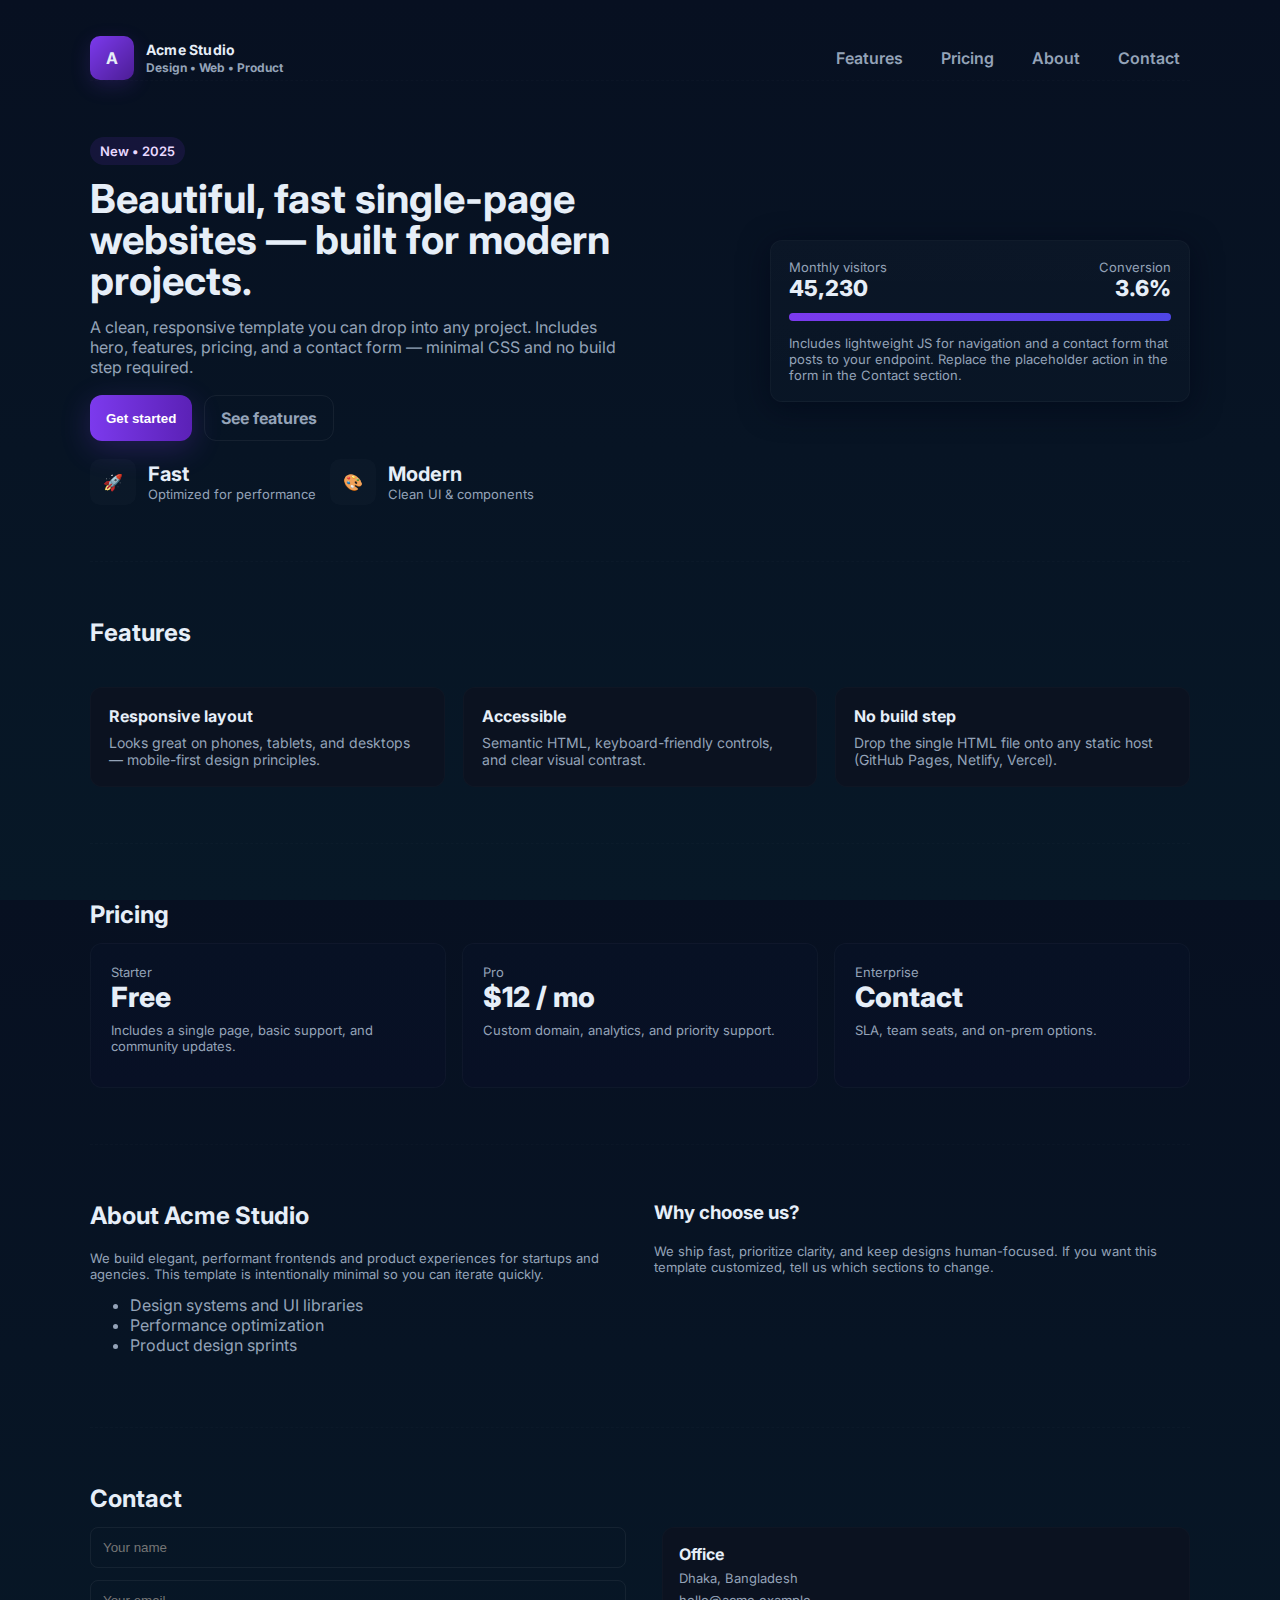
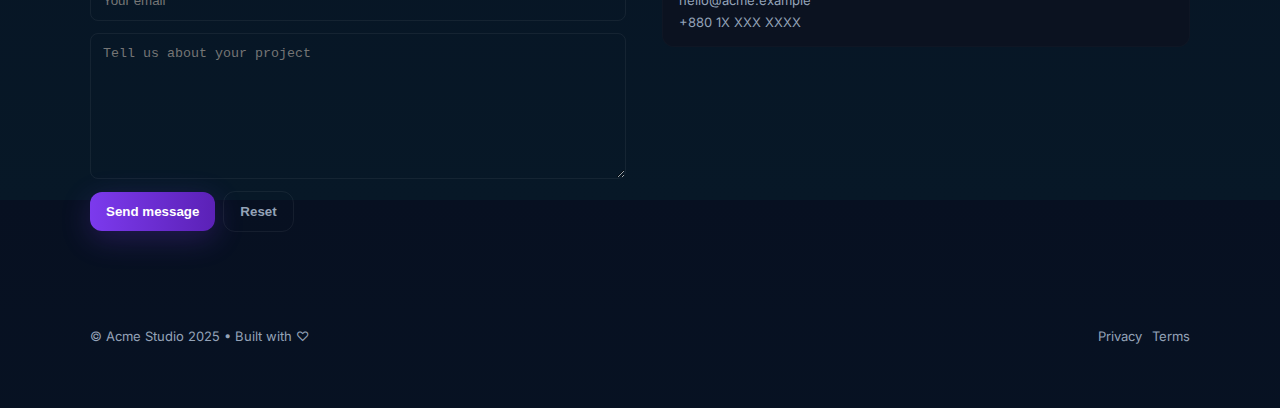
<file: onePageStatic/index.html>
<!doctype html>
<html lang="en">
<head>
  <meta charset="utf-8" />
  <meta name="viewport" content="width=device-width, initial-scale=1" />
  <title>Acme — Modern Single Page Website</title>
  <meta name="description" content="A clean, responsive single-page static website template." />

  <!-- Google Font -->
  <link href="https://fonts.googleapis.com/css2?family=Inter:wght@300;400;600;800&display=swap" rel="stylesheet">

  <style>
    :root{
      --bg:#0f1724;
      --card:#0b1220;
      --muted:#94a3b8;
      --accent:#7c3aed;
      --glass: rgba(255,255,255,0.04);
      --radius:12px;
      font-family: 'Inter', system-ui, -apple-system, 'Segoe UI', Roboto, 'Helvetica Neue', Arial;
      color-scheme: dark;
    }
    html,body{height:100%;margin:0;background:linear-gradient(180deg,#071021 0%, #071827 100%);color:#e6eef8}
    a{color:inherit;text-decoration:none}

    /* ========== Layout ========== */
    .container{max-width:1100px;margin:0 auto;padding:36px 20px}
    header{display:flex;align-items:center;justify-content:space-between;gap:16px}
    .brand{display:flex;align-items:center;gap:12px;font-weight:700}
    .logo{width:44px;height:44px;display:inline-grid;place-items:center;border-radius:10px;background:linear-gradient(135deg,var(--accent),#4c1d95);box-shadow:0 6px 20px rgba(124,58,237,0.18)}
    nav{display:flex;gap:18px;align-items:center}
    .nav-link{font-weight:600;color:var(--muted);padding:8px 10px;border-radius:8px}
    .nav-link:hover{color:#fff;background:var(--glass)}

    /* Mobile */
    .menu-toggle{display:none;background:none;border:0;color:var(--muted);font-size:20px}
    .mobile-nav{display:none}

    /* Hero */
    .hero{display:grid;grid-template-columns:1fr 420px;gap:32px;align-items:center;padding:56px 0}
    .eyebrow{display:inline-block;background:rgba(124,58,237,0.12);color:#e9d9ff;padding:6px 10px;border-radius:999px;font-weight:600;font-size:13px}
    h1{font-size:40px;line-height:1.02;margin:14px 0 8px}
    p.lead{color:var(--muted);font-size:16px;max-width:54ch}

    .cta-row{display:flex;gap:12px;margin-top:18px}
    .btn{padding:12px 16px;border-radius:12px;font-weight:700;cursor:pointer;border:0}
    .btn-primary{background:linear-gradient(90deg,var(--accent),#5b21b6);box-shadow:0 8px 30px rgba(124,58,237,0.24);color:#fff}
    .btn-ghost{background:transparent;border:1px solid rgba(255,255,255,0.06);color:var(--muted)}

    /* Card (right column) */
    .card{background:linear-gradient(180deg, rgba(255,255,255,0.02), rgba(255,255,255,0.01));border-radius:var(--radius);padding:18px;box-shadow:0 6px 30px rgba(2,6,23,0.6);border:1px solid rgba(255,255,255,0.03)}
    .stat{display:flex;gap:12px;align-items:center}
    .stat b{font-size:20px}
    .small{font-size:13px;color:var(--muted)}

    /* Features */
    .features{display:grid;grid-template-columns:repeat(3,1fr);gap:18px;margin-top:40px}
    .feature{background:var(--card);padding:18px;border-radius:12px;border:1px solid rgba(255,255,255,0.02)}
    .feature h3{margin:0 0 8px;font-size:16px}
    .feature p{color:var(--muted);font-size:14px;margin:0}

    /* About/Pricing/Contact */
    section{padding:56px 0;border-top:1px dashed rgba(255,255,255,0.02)}
    .grid-2{display:grid;grid-template-columns:1fr 1fr;gap:28px}

    /* Pricing cards */
    .pricing{display:flex;gap:16px}
    .price-card{flex:1;padding:20px;border-radius:12px;background:linear-gradient(180deg,#071124, #081025);border:1px solid rgba(255,255,255,0.03)}
    .price{font-size:28px;font-weight:800}

    /* Contact form */
    form{display:grid;gap:12px}
    input,textarea{background:transparent;border:1px solid rgba(255,255,255,0.06);padding:12px;border-radius:8px;color:#e6eef8}
    textarea{min-height:120px;resize:vertical}

    footer{padding:28px 0;color:var(--muted)}

    /* Responsive */
    @media (max-width:980px){
      .hero{grid-template-columns:1fr;}
      .features{grid-template-columns:repeat(2,1fr)}
      .grid-2{grid-template-columns:1fr}
      nav{display:none}
      .menu-toggle{display:inline-block}
      .mobile-nav{display:block}
      .mobile-nav.hidden{display:none}
    }
    @media (max-width:560px){
      .features{grid-template-columns:1fr}
      .card{padding:14px}
      h1{font-size:30px}
    }
  </style>
</head>
<body>
  <div class="container">
    <header>
      <div class="brand">
        <div class="logo">A</div>
        <div>
          <div style="font-size:14px;letter-spacing:0.2px">Acme Studio</div>
          <div style="font-size:12px;color:var(--muted);margin-top:2px">Design • Web • Product</div>
        </div>
      </div>

      <nav aria-label="Main navigation">
        <a class="nav-link" href="#features">Features</a>
        <a class="nav-link" href="#pricing">Pricing</a>
        <a class="nav-link" href="#about">About</a>
        <a class="nav-link" href="#contact">Contact</a>
      </nav>

      <button class="menu-toggle" id="menuToggle" aria-expanded="false">☰</button>
    </header>

    <div class="mobile-nav hidden" id="mobileNav">
      <div style="display:flex;flex-direction:column;gap:8px;margin-top:12px">
        <a class="nav-link" href="#features">Features</a>
        <a class="nav-link" href="#pricing">Pricing</a>
        <a class="nav-link" href="#about">About</a>
        <a class="nav-link" href="#contact">Contact</a>
      </div>
    </div>

    <main>
      <section class="hero" id="home">
        <div>
          <span class="eyebrow">New • 2025</span>
          <h1>Beautiful, fast single-page websites — built for modern projects.</h1>
          <p class="lead">A clean, responsive template you can drop into any project. Includes hero, features, pricing, and a contact form — minimal CSS and no build step required.</p>

          <div class="cta-row">
            <button class="btn btn-primary" onclick="scrollToSection('contact')">Get started</button>
            <a class="btn btn-ghost" href="#features">See features</a>
          </div>

          <div style="display:flex;gap:14px;margin-top:18px">
            <div class="stat">
              <div style="width:46px;height:46px;border-radius:10px;background:rgba(255,255,255,0.02);display:grid;place-items:center">🚀</div>
              <div>
                <div><b>Fast</b></div>
                <div class="small">Optimized for performance</div>
              </div>
            </div>

            <div class="stat">
              <div style="width:46px;height:46px;border-radius:10px;background:rgba(255,255,255,0.02);display:grid;place-items:center">🎨</div>
              <div>
                <div><b>Modern</b></div>
                <div class="small">Clean UI & components</div>
              </div>
            </div>
          </div>
        </div>

        <aside class="card">
          <div style="display:flex;justify-content:space-between;align-items:center;margin-bottom:12px">
            <div>
              <div class="small">Monthly visitors</div>
              <div style="font-weight:800;font-size:22px">45,230</div>
            </div>
            <div style="text-align:right">
              <div class="small">Conversion</div>
              <div style="font-weight:800;font-size:22px">3.6%</div>
            </div>
          </div>

          <div style="height:8px;background:linear-gradient(90deg,var(--accent),#4f46e5);border-radius:999px;margin-top:8px"></div>

          <div style="margin-top:14px;color:var(--muted);font-size:13px">Includes lightweight JS for navigation and a contact form that posts to your endpoint. Replace the placeholder action in the form in the Contact section.</div>
        </aside>
      </section>

      <section id="features">
        <h2 style="margin:0 0 14px">Features</h2>
        <div class="features">
          <div class="feature">
            <h3>Responsive layout</h3>
            <p>Looks great on phones, tablets, and desktops — mobile-first design principles.</p>
          </div>
          <div class="feature">
            <h3>Accessible</h3>
            <p>Semantic HTML, keyboard-friendly controls, and clear visual contrast.</p>
          </div>
          <div class="feature">
            <h3>No build step</h3>
            <p>Drop the single HTML file onto any static host (GitHub Pages, Netlify, Vercel).</p>

          </div>
        </div>
      </section>

      <section id="pricing">
        <h2 style="margin:0 0 14px">Pricing</h2>
        <div class="pricing">
          <div class="price-card">
            <div class="small">Starter</div>
            <div class="price">Free</div>
            <p class="small" style="margin-top:8px">Includes a single page, basic support, and community updates.</p>
          </div>

          <div class="price-card">
            <div class="small">Pro</div>
            <div class="price">$12 / mo</div>
            <p class="small" style="margin-top:8px">Custom domain, analytics, and priority support.</p>
          </div>

          <div class="price-card">
            <div class="small">Enterprise</div>
            <div class="price">Contact</div>
            <p class="small" style="margin-top:8px">SLA, team seats, and on-prem options.</p>
          </div>
        </div>
      </section>

      <section id="about">
        <div class="grid-2">
          <div>
            <h2 style="margin-top:0">About Acme Studio</h2>
            <p class="small">We build elegant, performant frontends and product experiences for startups and agencies. This template is intentionally minimal so you can iterate quickly.</p>
            <ul style="color:var(--muted);margin-top:12px">
              <li>Design systems and UI libraries</li>
              <li>Performance optimization</li>
              <li>Product design sprints</li>
            </ul>
          </div>
          <div>
            <h3 style="margin-top:0">Why choose us?</h3>
            <p class="small">We ship fast, prioritize clarity, and keep designs human-focused. If you want this template customized, tell us which sections to change.</p>
          </div>
        </div>
      </section>

      <section id="contact">
        <h2 style="margin:0 0 14px">Contact</h2>
        <div class="grid-2">
          <div>
            <form id="contactForm" action="#" onsubmit="submitContact(event)">
              <input id="name" name="name" type="text" placeholder="Your name" required />
              <input id="email" name="email" type="email" placeholder="Your email" required />
              <textarea id="message" name="message" placeholder="Tell us about your project" required></textarea>
              <div style="display:flex;gap:8px;align-items:center">
                <button type="submit" class="btn btn-primary">Send message</button>
                <button type="button" class="btn btn-ghost" onclick="resetForm()">Reset</button>
              </div>
            </form>
            <div id="formMessage" style="margin-top:12px;color:var(--muted);font-size:14px"></div>
          </div>

          <aside style="padding-left:8px">
            <div style="background:var(--card);padding:16px;border-radius:12px;border:1px solid rgba(255,255,255,0.02)">
              <div style="font-weight:700">Office</div>
              <div class="small" style="margin-top:6px">Dhaka, Bangladesh</div>
              <div class="small" style="margin-top:6px">hello@acme.example</div>
              <div class="small" style="margin-top:6px">+880 1X XXX XXXX</div>
            </div>
          </aside>
        </div>
      </section>

    </main>

    <footer>
      <div style="display:flex;justify-content:space-between;align-items:center;gap:12px;flex-wrap:wrap">
        <div class="small">© Acme Studio 2025 • Built with ♡</div>
        <div style="display:flex;gap:10px">
          <a class="small" href="#">Privacy</a>
          <a class="small" href="#">Terms</a>
        </div>
      </div>
    </footer>
  </div>

  <script>
    // Mobile nav
    const menuToggle = document.getElementById('menuToggle');
    const mobileNav = document.getElementById('mobileNav');
    menuToggle.addEventListener('click', ()=>{
      const hidden = mobileNav.classList.toggle('hidden');
      menuToggle.setAttribute('aria-expanded', String(!hidden));
    });

    // Smooth scroll helper
    function scrollToSection(id){
      document.getElementById(id).scrollIntoView({behavior:'smooth', block:'start'});
    }

    // Contact form (demo-only): replace fetch target with your endpoint
    async function submitContact(e){
      e.preventDefault();
      const name = document.getElementById('name').value.trim();
      const email = document.getElementById('email').value.trim();
      const message = document.getElementById('message').value.trim();
      const status = document.getElementById('formMessage');
      status.textContent = 'Sending...';

      try{
        // Demo: we won't actually send. Replace with your API endpoint.
        // Example:
        // await fetch('https://your-endpoint.example/contact', {
        //   method: 'POST', headers:{'Content-Type':'application/json'},
        //   body: JSON.stringify({name,email,message})
        // });

        await new Promise(r => setTimeout(r, 800)); // simulated delay
        status.style.color = '#7ee787';
        status.textContent = 'Message sent! We will reply within 1 business day.';
        document.getElementById('contactForm').reset();
      }catch(err){
        status.style.color = '#f28b82';
        status.textContent = 'Sorry — something went wrong. Try again later.';
      }
    }
    function resetForm(){
      document.getElementById('contactForm').reset();
      document.getElementById('formMessage').textContent = '';
    }

    // Tiny accessibility improvement: focus outline for keyboard users only
    (function(){
      function handleFirstTab(e){
        if(e.key === 'Tab') document.body.classList.add('user-is-tabbing');
      }
      window.addEventListener('keydown', handleFirstTab);
    })();
  </script>
</body>
</html>
</file>
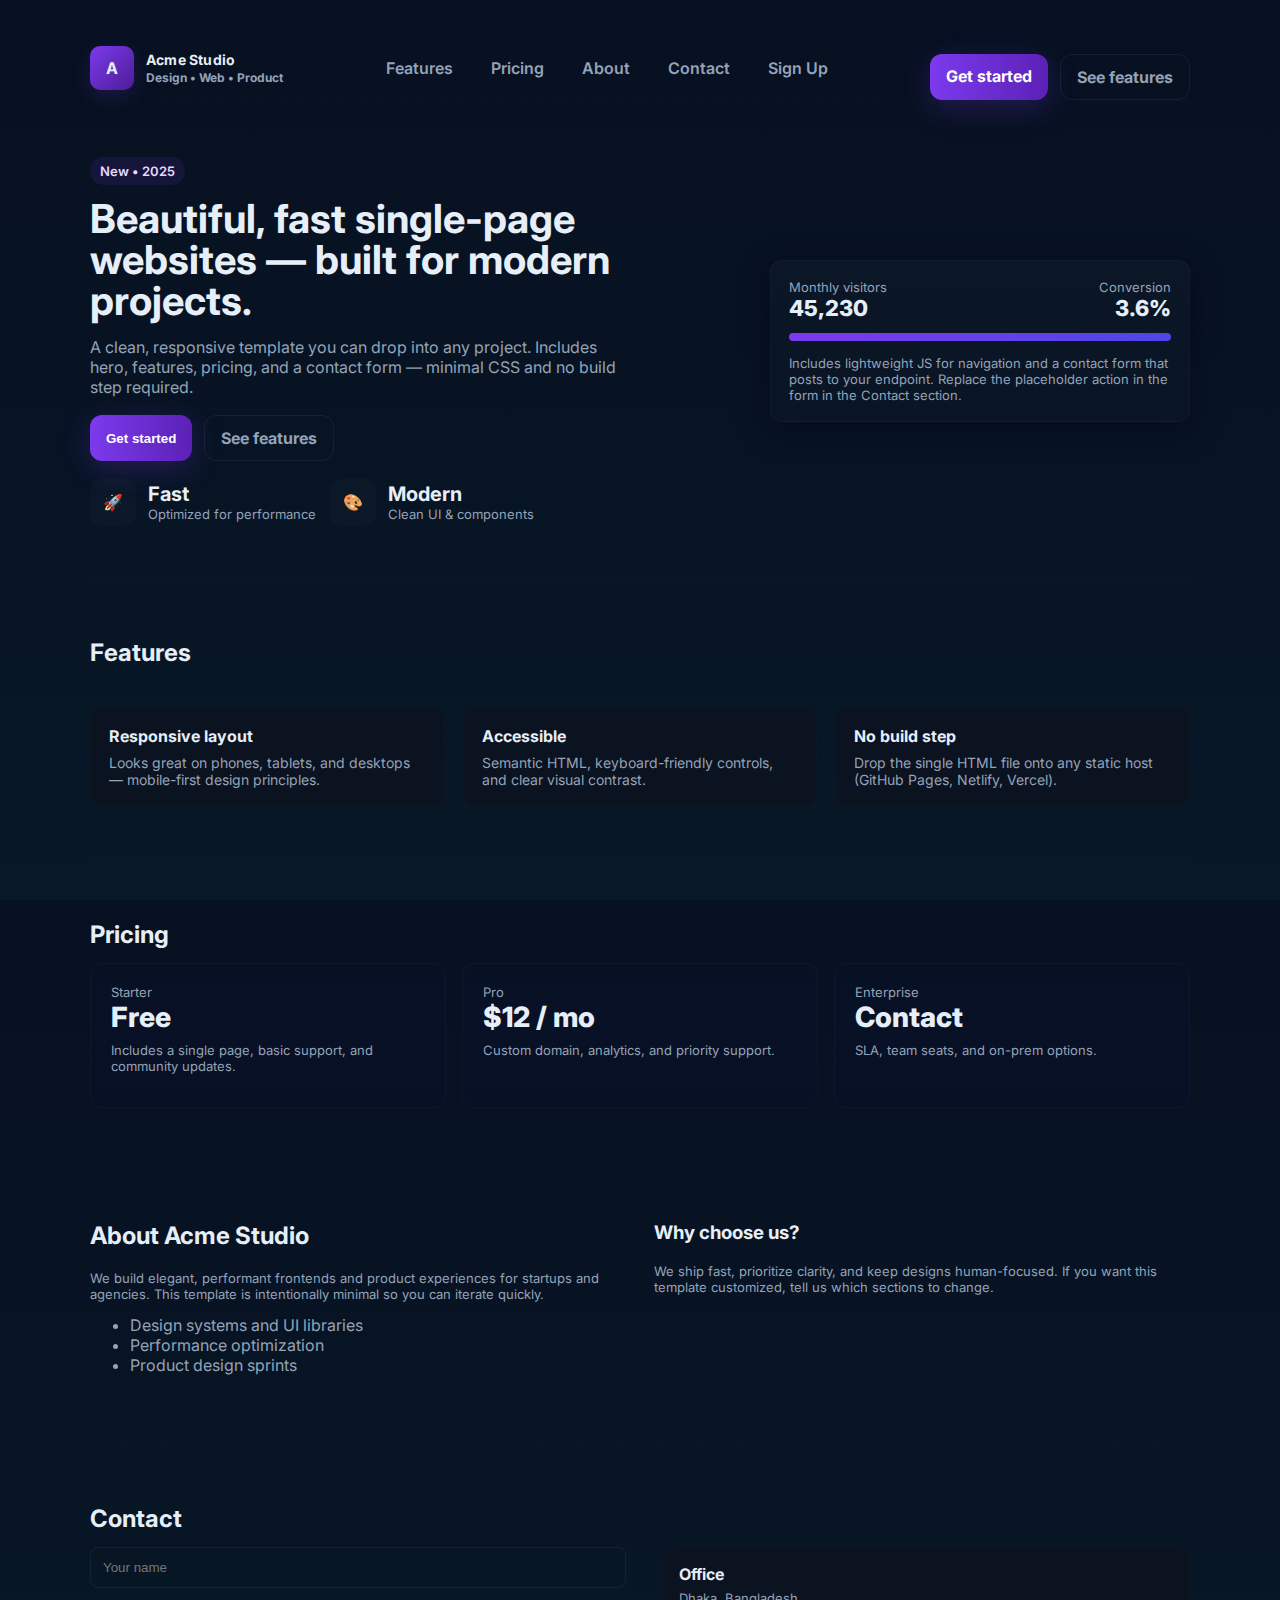
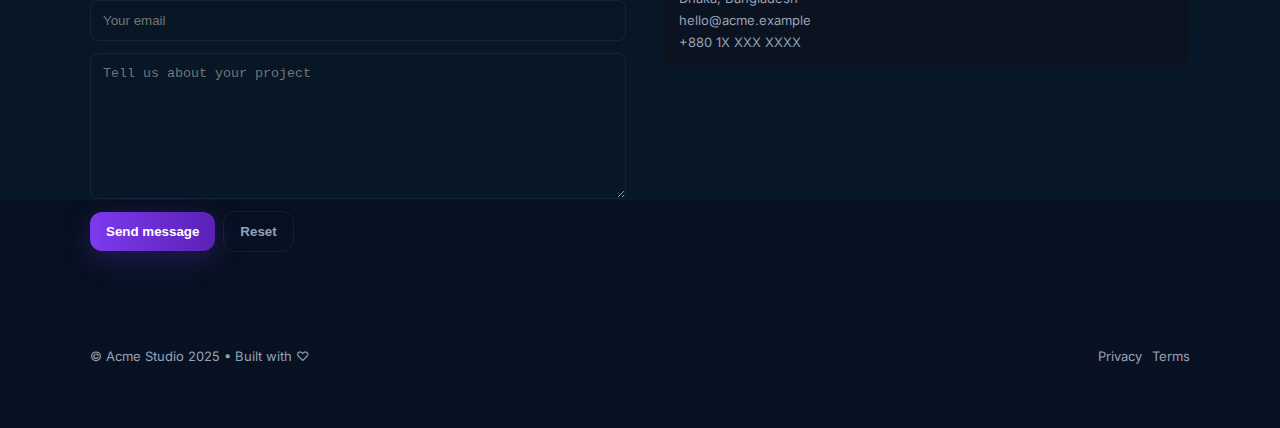
<file: Static5Page/index.html>
<!doctype html>
<html lang="en">
<head>
  <meta charset="utf-8" />
  <meta name="viewport" content="width=device-width, initial-scale=1" />
  <title>Acme — Modern Single Page Website</title>
  <meta name="description" content="A clean, responsive single-page static website template." />

  <!-- Google Font -->
  <link href="https://fonts.googleapis.com/css2?family=Inter:wght@300;400;600;800&display=swap" rel="stylesheet">
  <link rel="stylesheet" href="style.css">
  
</head>
<body>
  <div class="container">
    <header>
      <div class="brand">
        <div class="logo">A</div>
        <div>
          <div style="font-size:14px;letter-spacing:0.2px">Acme Studio</div>
          <div style="font-size:12px;color:var(--muted);margin-top:2px">Design • Web • Product</div>
        </div>
      </div>

     <!-- Navbar -->
<nav aria-label="Main navigation">
  <a class="nav-link" href="#features">Features</a>
  <a class="nav-link" href="#pricing">Pricing</a>
  <a class="nav-link" href="#about">About</a>
  <a class="nav-link" href="#contact">Contact</a>
  <a class="nav-link" href="signup.html">Sign Up</a> <!-- NEW -->
</nav>

<!-- Hero CTA row -->
<div class="cta-row">
  <a href="signup.html" class="btn btn-primary">Get started</a> <!-- LINK TO SIGNUP -->
  <a class="btn btn-ghost" href="#features">See features</a>
</div>

      <button class="menu-toggle" id="menuToggle" aria-expanded="false">☰</button>
    </header>

    <div class="mobile-nav hidden" id="mobileNav">
      <div style="display:flex;flex-direction:column;gap:8px;margin-top:12px">
        <a class="nav-link" href="#features">Features</a>
        <a class="nav-link" href="#pricing">Pricing</a>
        <a class="nav-link" href="#about">About</a>
        <a class="nav-link" href="#contact">Contact</a>
      </div>
    </div>

    <main>
      <section class="hero" id="home">
        <div>
          <span class="eyebrow">New • 2025</span>
          <h1>Beautiful, fast single-page websites — built for modern projects.</h1>
          <p class="lead">A clean, responsive template you can drop into any project. Includes hero, features, pricing, and a contact form — minimal CSS and no build step required.</p>

          <div class="cta-row">
            <button class="btn btn-primary" onclick="scrollToSection('contact')">Get started</button>
            <a class="btn btn-ghost" href="#features">See features</a>
          </div>

          <div style="display:flex;gap:14px;margin-top:18px">
            <div class="stat">
              <div style="width:46px;height:46px;border-radius:10px;background:rgba(255,255,255,0.02);display:grid;place-items:center">🚀</div>
              <div>
                <div><b>Fast</b></div>
                <div class="small">Optimized for performance</div>
              </div>
            </div>

            <div class="stat">
              <div style="width:46px;height:46px;border-radius:10px;background:rgba(255,255,255,0.02);display:grid;place-items:center">🎨</div>
              <div>
                <div><b>Modern</b></div>
                <div class="small">Clean UI & components</div>
              </div>
            </div>
          </div>
        </div>

        <aside class="card">
          <div style="display:flex;justify-content:space-between;align-items:center;margin-bottom:12px">
            <div>
              <div class="small">Monthly visitors</div>
              <div style="font-weight:800;font-size:22px">45,230</div>
            </div>
            <div style="text-align:right">
              <div class="small">Conversion</div>
              <div style="font-weight:800;font-size:22px">3.6%</div>
            </div>
          </div>

          <div style="height:8px;background:linear-gradient(90deg,var(--accent),#4f46e5);border-radius:999px;margin-top:8px"></div>

          <div style="margin-top:14px;color:var(--muted);font-size:13px">Includes lightweight JS for navigation and a contact form that posts to your endpoint. Replace the placeholder action in the form in the Contact section.</div>
        </aside>
      </section>

      <section id="features">
        <h2 style="margin:0 0 14px">Features</h2>
        <div class="features">
          <div class="feature">
            <h3>Responsive layout</h3>
            <p>Looks great on phones, tablets, and desktops — mobile-first design principles.</p>
          </div>
          <div class="feature">
            <h3>Accessible</h3>
            <p>Semantic HTML, keyboard-friendly controls, and clear visual contrast.</p>
          </div>
          <div class="feature">
            <h3>No build step</h3>
            <p>Drop the single HTML file onto any static host (GitHub Pages, Netlify, Vercel).</p>

          </div>
        </div>
      </section>

      <section id="pricing">
        <h2 style="margin:0 0 14px">Pricing</h2>
        <div class="pricing">
          <div class="price-card">
            <div class="small">Starter</div>
            <div class="price">Free</div>
            <p class="small" style="margin-top:8px">Includes a single page, basic support, and community updates.</p>
          </div>

          <div class="price-card">
            <div class="small">Pro</div>
            <div class="price">$12 / mo</div>
            <p class="small" style="margin-top:8px">Custom domain, analytics, and priority support.</p>
          </div>

          <div class="price-card">
            <div class="small">Enterprise</div>
            <div class="price">Contact</div>
            <p class="small" style="margin-top:8px">SLA, team seats, and on-prem options.</p>
          </div>
        </div>
      </section>

      <section id="about">
        <div class="grid-2">
          <div>
            <h2 style="margin-top:0">About Acme Studio</h2>
            <p class="small">We build elegant, performant frontends and product experiences for startups and agencies. This template is intentionally minimal so you can iterate quickly.</p>
            <ul style="color:var(--muted);margin-top:12px">
              <li>Design systems and UI libraries</li>
              <li>Performance optimization</li>
              <li>Product design sprints</li>
            </ul>
          </div>
          <div>
            <h3 style="margin-top:0">Why choose us?</h3>
            <p class="small">We ship fast, prioritize clarity, and keep designs human-focused. If you want this template customized, tell us which sections to change.</p>
          </div>
        </div>
      </section>

      <section id="contact">
        <h2 style="margin:0 0 14px">Contact</h2>
        <div class="grid-2">
          <div>
            <form id="contactForm" action="#" onsubmit="submitContact(event)">
              <input id="name" name="name" type="text" placeholder="Your name" required />
              <input id="email" name="email" type="email" placeholder="Your email" required />
              <textarea id="message" name="message" placeholder="Tell us about your project" required></textarea>
              <div style="display:flex;gap:8px;align-items:center">
                <button type="submit" class="btn btn-primary">Send message</button>
                <button type="button" class="btn btn-ghost" onclick="resetForm()">Reset</button>
              </div>
            </form>
            <div id="formMessage" style="margin-top:12px;color:var(--muted);font-size:14px"></div>
          </div>

          <aside style="padding-left:8px">
            <div style="background:var(--card);padding:16px;border-radius:12px;border:1px solid rgba(255,255,255,0.02)">
              <div style="font-weight:700">Office</div>
              <div class="small" style="margin-top:6px">Dhaka, Bangladesh</div>
              <div class="small" style="margin-top:6px">hello@acme.example</div>
              <div class="small" style="margin-top:6px">+880 1X XXX XXXX</div>
            </div>
          </aside>
        </div>
      </section>

    </main>

    <footer>
      <div style="display:flex;justify-content:space-between;align-items:center;gap:12px;flex-wrap:wrap">
        <div class="small">© Acme Studio 2025 • Built with ♡</div>
        <div style="display:flex;gap:10px">
          <a class="small" href="#">Privacy</a>
          <a class="small" href="#">Terms</a>
        </div>
      </div>
    </footer>
  </div>

  <script>
    // Mobile nav
    const menuToggle = document.getElementById('menuToggle');
    const mobileNav = document.getElementById('mobileNav');
    menuToggle.addEventListener('click', ()=>{
      const hidden = mobileNav.classList.toggle('hidden');
      menuToggle.setAttribute('aria-expanded', String(!hidden));
    });

    // Smooth scroll helper
    function scrollToSection(id){
      document.getElementById(id).scrollIntoView({behavior:'smooth', block:'start'});
    }

    // Contact form (demo-only): replace fetch target with your endpoint
    async function submitContact(e){
      e.preventDefault();
      const name = document.getElementById('name').value.trim();
      const email = document.getElementById('email').value.trim();
      const message = document.getElementById('message').value.trim();
      const status = document.getElementById('formMessage');
      status.textContent = 'Sending...';

      try{
        // Demo: we won't actually send. Replace with your API endpoint.
        // Example:
        // await fetch('https://your-endpoint.example/contact', {
        //   method: 'POST', headers:{'Content-Type':'application/json'},
        //   body: JSON.stringify({name,email,message})
        // });

        await new Promise(r => setTimeout(r, 800)); // simulated delay
        status.style.color = '#7ee787';
        status.textContent = 'Message sent! We will reply within 1 business day.';
        document.getElementById('contactForm').reset();
      }catch(err){
        status.style.color = '#f28b82';
        status.textContent = 'Sorry — something went wrong. Try again later.';
      }
    }
    function resetForm(){
      document.getElementById('contactForm').reset();
      document.getElementById('formMessage').textContent = '';
    }

    // Tiny accessibility improvement: focus outline for keyboard users only
    (function(){
      function handleFirstTab(e){
        if(e.key === 'Tab') document.body.classList.add('user-is-tabbing');
      }
      window.addEventListener('keydown', handleFirstTab);
    })();
  </script>
</body>
</html>
</file>
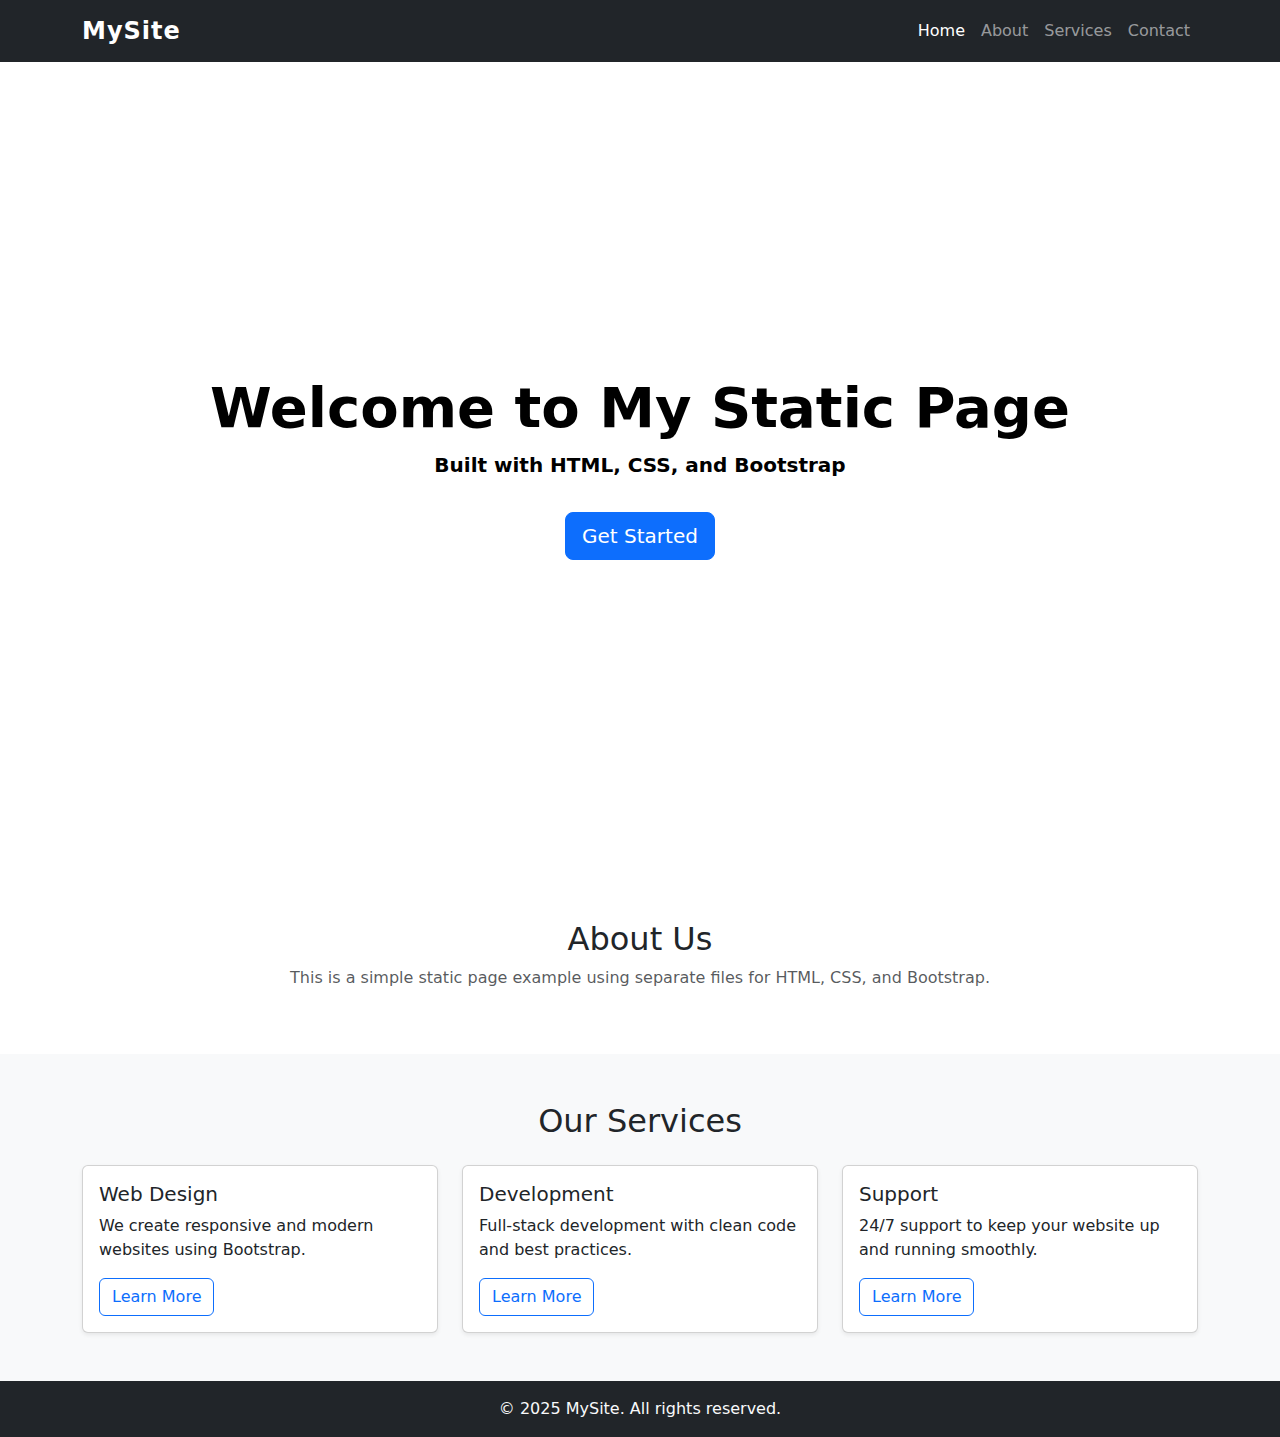
<file: staticOnePage/index.html>
<!DOCTYPE html>
<html lang="en">
<head>
  <meta charset="UTF-8">
  <meta name="viewport" content="width=device-width, initial-scale=1.0">
  <title>Static Web Page</title>

  <!-- Bootstrap CSS (CDN) -->
  <link href="https://cdn.jsdelivr.net/npm/bootstrap@5.3.2/dist/css/bootstrap.min.css" rel="stylesheet">

  <!-- Custom CSS -->
  <link rel="stylesheet" href="style.css">
</head>
<body>

  <!-- Navbar -->
  <nav class="navbar navbar-expand-lg navbar-dark bg-dark">
    <div class="container">
      <a class="navbar-brand" href="#">MySite</a>
      <button class="navbar-toggler" type="button" data-bs-toggle="collapse" 
              data-bs-target="#navbarNav" aria-controls="navbarNav" 
              aria-expanded="false" aria-label="Toggle navigation">
        <span class="navbar-toggler-icon"></span>
      </button>
      <div class="collapse navbar-collapse" id="navbarNav">
        <ul class="navbar-nav ms-auto">
          <li class="nav-item"><a class="nav-link active" href="#">Home</a></li>
          <li class="nav-item"><a class="nav-link" href="#">About</a></li>
          <li class="nav-item"><a class="nav-link" href="#">Services</a></li>
          <li class="nav-item"><a class="nav-link" href="#">Contact</a></li>
        </ul>
      </div>
    </div>
  </nav>

  <!-- Hero Section -->
  <header class="hero d-flex align-items-center text-center text-light">
    <div class="container">
      <h1 class="display-4">Welcome to My Static Page</h1>
      <p class="lead">Built with HTML, CSS, and Bootstrap</p>
      <a href="#" class="btn btn-primary btn-lg mt-3">Get Started</a>
    </div>
  </header>

  <!-- About Section -->
  <section class="py-5">
    <div class="container text-center">
      <h2>About Us</h2>
      <p class="text-muted">This is a simple static page example using separate files for HTML, CSS, and Bootstrap.</p>
    </div>
  </section>

  <!-- Services Section -->
  <section class="py-5 bg-light">
    <div class="container">
      <h2 class="text-center mb-4">Our Services</h2>
      <div class="row">
        <div class="col-md-4">
          <div class="card shadow-sm">
            <div class="card-body">
              <h5 class="card-title">Web Design</h5>
              <p class="card-text">We create responsive and modern websites using Bootstrap.</p>
              <a href="#" class="btn btn-outline-primary">Learn More</a>
            </div>
          </div>
        </div>
        <div class="col-md-4">
          <div class="card shadow-sm">
            <div class="card-body">
              <h5 class="card-title">Development</h5>
              <p class="card-text">Full-stack development with clean code and best practices.</p>
              <a href="#" class="btn btn-outline-primary">Learn More</a>
            </div>
          </div>
        </div>
        <div class="col-md-4">
          <div class="card shadow-sm">
            <div class="card-body">
              <h5 class="card-title">Support</h5>
              <p class="card-text">24/7 support to keep your website up and running smoothly.</p>
              <a href="#" class="btn btn-outline-primary">Learn More</a>
            </div>
          </div>
        </div>
      </div>
    </div>
  </section>

  <!-- Footer -->
  <footer class="bg-dark text-light text-center py-3">
    <p class="mb-0">&copy; 2025 MySite. All rights reserved.</p>
  </footer>

  <!-- Bootstrap JS (CDN) -->
  <script src="https://cdn.jsdelivr.net/npm/bootstrap@5.3.2/dist/js/bootstrap.bundle.min.js"></script>
</body>
</html>
</file>
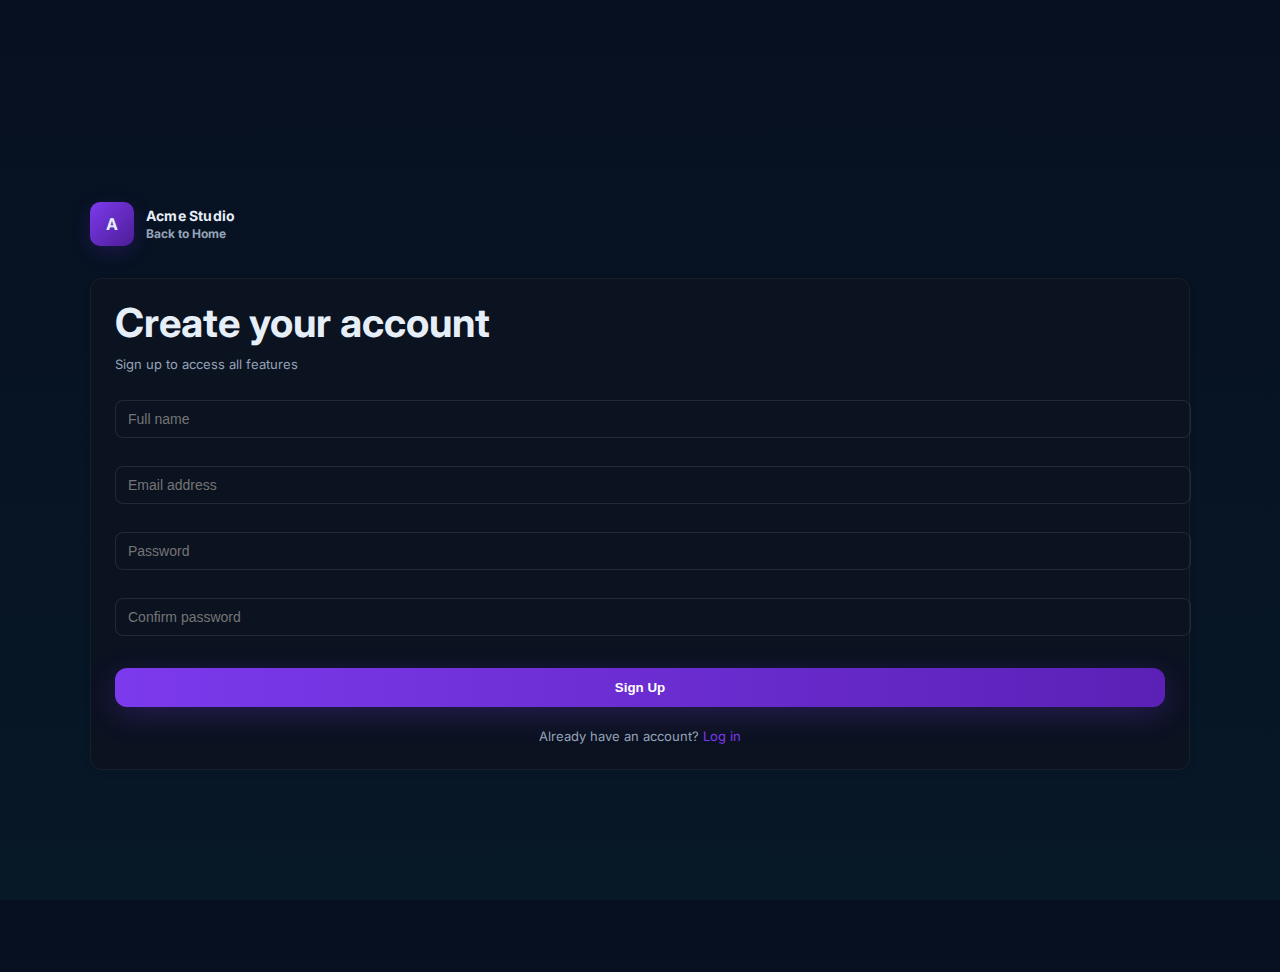
<file: Static5Page/signup.html>
<!doctype html>
<html lang="en">
<head>
  <meta charset="utf-8" />
  <meta name="viewport" content="width=device-width, initial-scale=1" />
  <title>Acme — Sign Up</title>
  <meta name="description" content="Create an account with Acme Studio" />
  <link href="https://fonts.googleapis.com/css2?family=Inter:wght@300;400;600;800&display=swap" rel="stylesheet">
  <link rel="stylesheet" href="signup.css">
  <link rel="stylesheet" href="style.css">
</head>
<body>
  <div class="container auth-page">
    <header style="margin-bottom:32px">
      <a href="index.html" class="brand" style="text-decoration:none;color:inherit">
        <div class="logo">A</div>
        <div>
          <div style="font-size:14px;letter-spacing:0.2px">Acme Studio</div>
          <div style="font-size:12px;color:var(--muted);margin-top:2px">Back to Home</div>
        </div>
      </a>
    </header>

    <main>
      <section class="auth-card">
        <h1 style="margin:0 0 12px">Create your account</h1>
        <p class="small" style="margin-bottom:20px;color:var(--muted)">Sign up to access all features</p>

        <form id="signupForm" onsubmit="submitSignup(event)">
          <input type="text" id="fullname" name="fullname" placeholder="Full name" required>
          <input type="email" id="signupEmail" name="email" placeholder="Email address" required>
          <input type="password" id="password" name="password" placeholder="Password" required>
          <input type="password" id="confirmPassword" name="confirmPassword" placeholder="Confirm password" required>

          <button type="submit" class="btn btn-primary" style="width:100%;margin-top:12px">Sign Up</button>
        </form>

        <div id="signupMessage" style="margin-top:12px;font-size:14px;color:var(--muted)"></div>

        <div style="margin-top:18px;text-align:center">
          <span class="small">Already have an account?</span>
          <a href="#" class="small" style="color:var(--accent)">Log in</a>
        </div>
      </section>
    </main>
  </div>

  <script>
    async function submitSignup(e){
      e.preventDefault();
      const name = document.getElementById('fullname').value.trim();
      const email = document.getElementById('signupEmail').value.trim();
      const pass = document.getElementById('password').value;
      const confirm = document.getElementById('confirmPassword').value;
      const status = document.getElementById('signupMessage');
      status.textContent = '';

      if(pass !== confirm){
        status.style.color = '#f28b82';
        status.textContent = 'Passwords do not match.';
        return;
      }

      status.style.color = 'var(--muted)';
      status.textContent = 'Creating your account...';

      try{
        // Replace with your real backend endpoint
        await new Promise(r => setTimeout(r, 1000)); // simulated delay
        status.style.color = '#7ee787';
        status.textContent = 'Account created successfully! 🎉';
        document.getElementById('signupForm').reset();
      }catch(err){
        status.style.color = '#f28b82';
        status.textContent = 'Something went wrong. Please try again.';
      }
    }
  </script>
</body>
</html>
</file>
<file: Static5Page/style.css>
:root{
      --bg:#0f1724;
      --card:#0b1220;
      --muted:#94a3b8;
      --accent:#7c3aed;
      --glass: rgba(255,255,255,0.04);
      --radius:12px;
      font-family: 'Inter', system-ui, -apple-system, 'Segoe UI', Roboto, 'Helvetica Neue', Arial;
      color-scheme: dark;
    }
    html,body{height:100%;margin:0;background:linear-gradient(180deg,#071021 0%, #071827 100%);color:#e6eef8}
    a{color:inherit;text-decoration:none}

    /* ========== Layout ========== */
    .container{max-width:1100px;margin:0 auto;padding:36px 20px}
    header{display:flex;align-items:center;justify-content:space-between;gap:16px}
    .brand{display:flex;align-items:center;gap:12px;font-weight:700}
    .logo{width:44px;height:44px;display:inline-grid;place-items:center;border-radius:10px;background:linear-gradient(135deg,var(--accent),#4c1d95);box-shadow:0 6px 20px rgba(124,58,237,0.18)}
    nav{display:flex;gap:18px;align-items:center}
    .nav-link{font-weight:600;color:var(--muted);padding:8px 10px;border-radius:8px}
    .nav-link:hover{color:#fff;background:var(--glass)}

    /* Mobile */
    .menu-toggle{display:none;background:none;border:0;color:var(--muted);font-size:20px}
    .mobile-nav{display:none}

    /* Hero */
    .hero{display:grid;grid-template-columns:1fr 420px;gap:32px;align-items:center;padding:56px 0}
    .eyebrow{display:inline-block;background:rgba(124,58,237,0.12);color:#e9d9ff;padding:6px 10px;border-radius:999px;font-weight:600;font-size:13px}
    h1{font-size:40px;line-height:1.02;margin:14px 0 8px}
    p.lead{color:var(--muted);font-size:16px;max-width:54ch}

    .cta-row{display:flex;gap:12px;margin-top:18px}
    .btn{padding:12px 16px;border-radius:12px;font-weight:700;cursor:pointer;border:0}
    .btn-primary{background:linear-gradient(90deg,var(--accent),#5b21b6);box-shadow:0 8px 30px rgba(124,58,237,0.24);color:#fff}
    .btn-ghost{background:transparent;border:1px solid rgba(255,255,255,0.06);color:var(--muted)}

    /* Card (right column) */
    .card{background:linear-gradient(180deg, rgba(255,255,255,0.02), rgba(255,255,255,0.01));border-radius:var(--radius);padding:18px;box-shadow:0 6px 30px rgba(2,6,23,0.6);border:1px solid rgba(255,255,255,0.03)}
    .stat{display:flex;gap:12px;align-items:center}
    .stat b{font-size:20px}
    .small{font-size:13px;color:var(--muted)}

    /* Features */
    .features{display:grid;grid-template-columns:repeat(3,1fr);gap:18px;margin-top:40px}
    .feature{background:var(--card);padding:18px;border-radius:12px;border:1px solid rgba(255,255,255,0.02)}
    .feature h3{margin:0 0 8px;font-size:16px}
    .feature p{color:var(--muted);font-size:14px;margin:0}

    /* About/Pricing/Contact */
    section{padding:56px 0;border-top:1px dashed rgba(255,255,255,0.02)}
    .grid-2{display:grid;grid-template-columns:1fr 1fr;gap:28px}

    /* Pricing cards */
    .pricing{display:flex;gap:16px}
    .price-card{flex:1;padding:20px;border-radius:12px;background:linear-gradient(180deg,#071124, #081025);border:1px solid rgba(255,255,255,0.03)}
    .price{font-size:28px;font-weight:800}

    /* Contact form */
    form{display:grid;gap:12px}
    input,textarea{background:transparent;border:1px solid rgba(255,255,255,0.06);padding:12px;border-radius:8px;color:#e6eef8}
    textarea{min-height:120px;resize:vertical}

    footer{padding:28px 0;color:var(--muted)}

    /* Responsive */
    @media (max-width:980px){
      .hero{grid-template-columns:1fr;}
      .features{grid-template-columns:repeat(2,1fr)}
      .grid-2{grid-template-columns:1fr}
      nav{display:none}
      .menu-toggle{display:inline-block}
      .mobile-nav{display:block}
      .mobile-nav.hidden{display:none}
    }
    @media (max-width:560px){
      .features{grid-template-columns:1fr}
      .card{padding:14px}
      h1{font-size:30px}
    }
</file>
<file: staticOnePage/style.css>
.hero {
  background: url('https://picsum.photos/1600/600?blur=3') no-repeat center center/cover;
  height: 90vh;

}

.navbar-brand {
  font-weight: bold;
  font-size: 1.5rem;
  letter-spacing: 1px;
}

.card {
  transition: transform 0.3s ease, box-shadow 0.3s ease;
}

.card:hover {
  transform: translateY(-8px);
  box-shadow: 0 8px 20px rgba(219, 64, 64, 0.2);
}
.display-4{
  color:black;
    font-weight: bold;
}
.lead{
  color:black;
    font-weight: bold;
}
</file>
<file: Static5Page/signup.css>
/* Signup / Auth Page */
.auth-page {
  display: flex;
  flex-direction: column;
  justify-content: center;
  min-height: 100vh;
  max-width: 420px;
}

.auth-card {
  background: var(--card);
  border: 1px solid rgba(255,255,255,0.05);
  border-radius: 12px;
  padding: 24px;
  box-shadow: 0 2px 10px rgba(0,0,0,0.05);
}

.auth-card input {
  width: 100%;
  padding: 10px 12px;
  margin: 8px 0;
  border-radius: 8px;
  border: 1px solid rgba(255,255,255,0.1);
  background: transparent;
  color: inherit;
  font-size: 14px;
}
</file>
